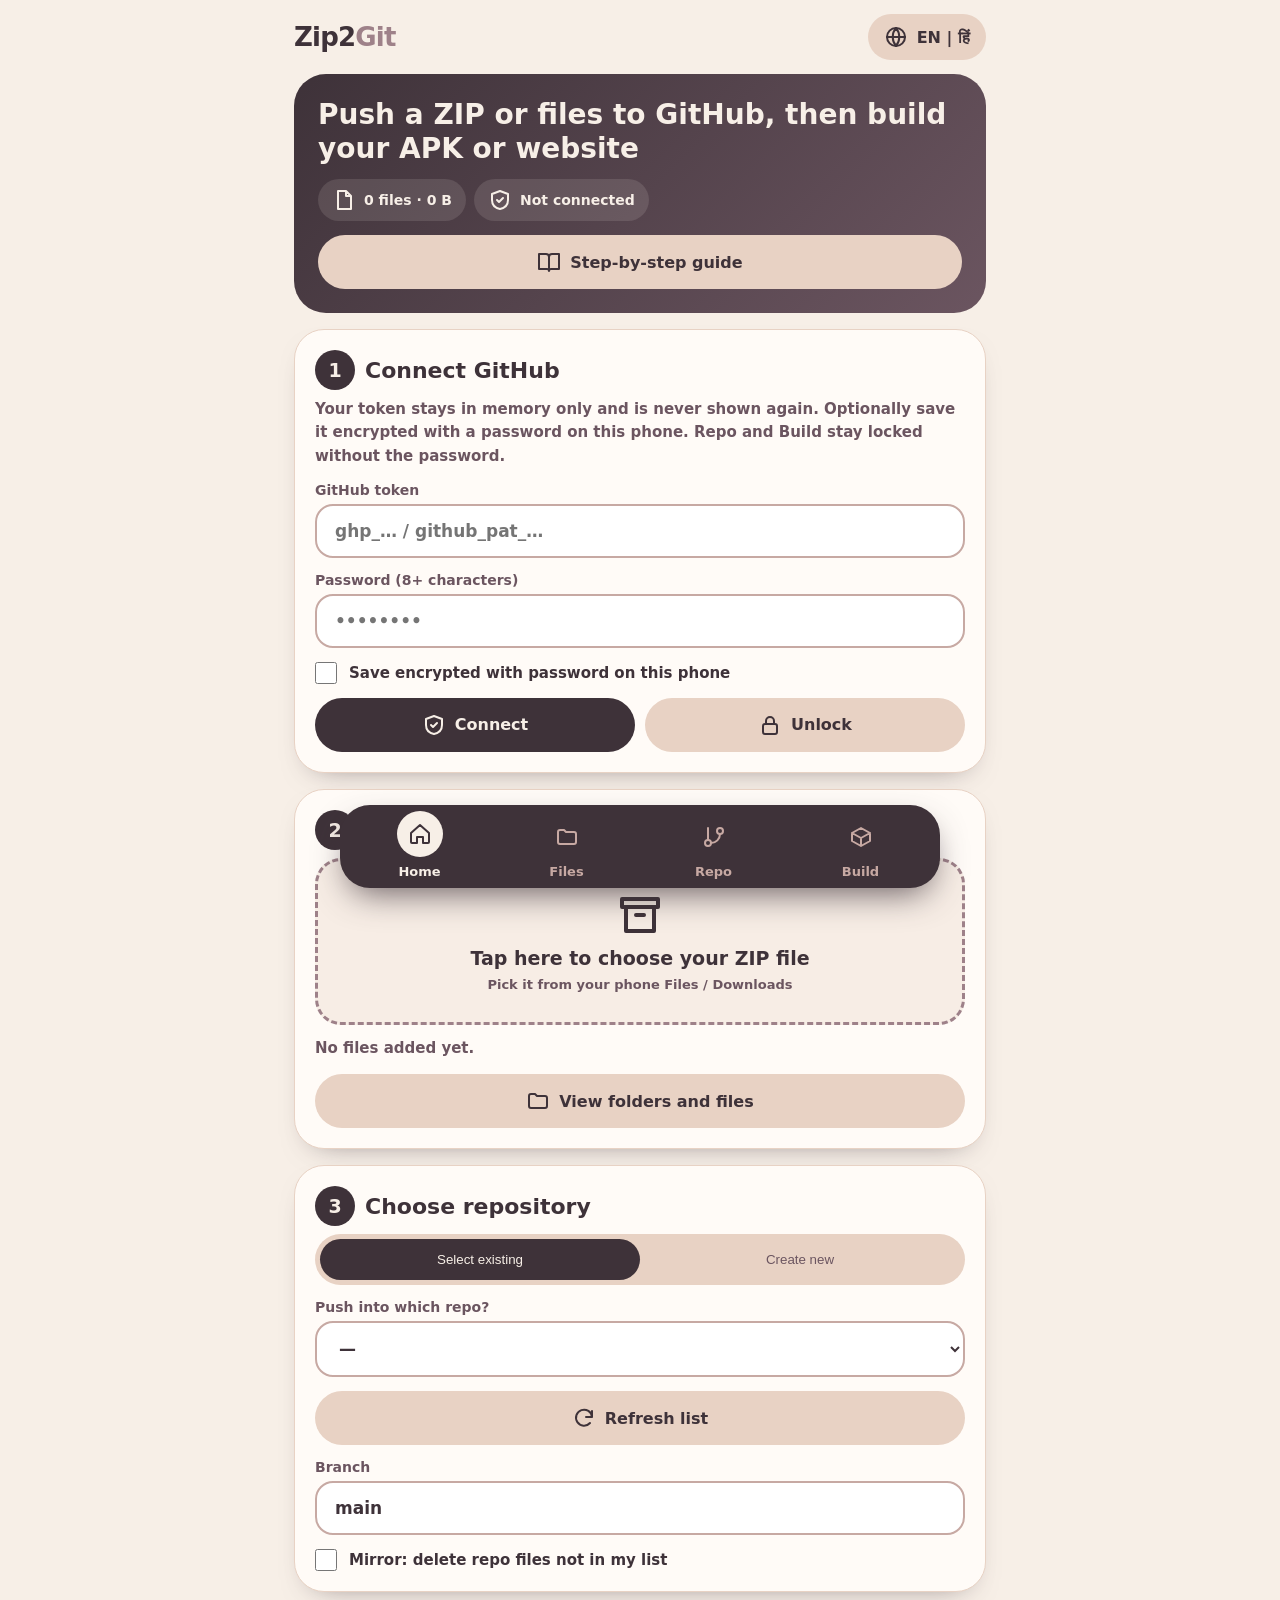
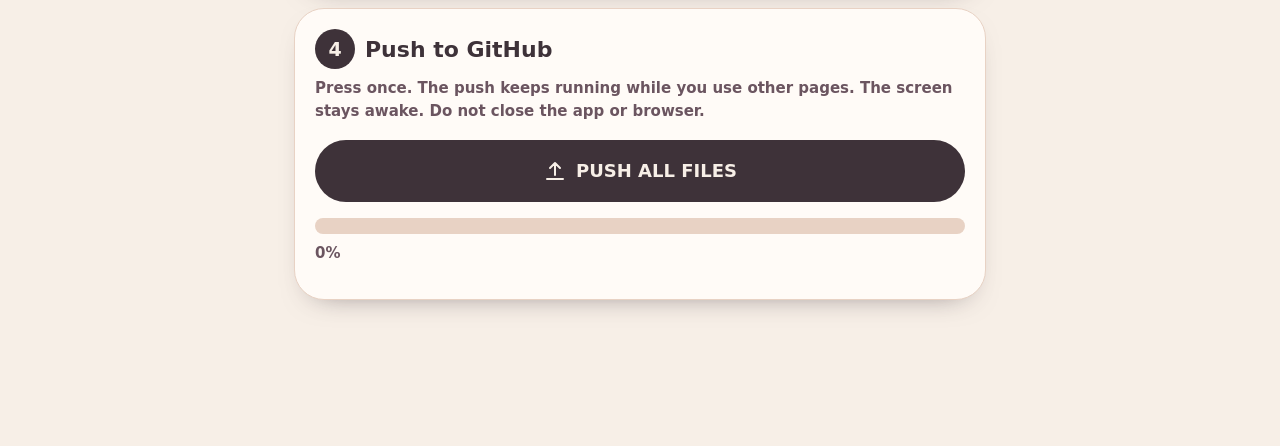
<file: index.html>
<!DOCTYPE html>
<html lang="en">
<head>
<meta charset="UTF-8">
<meta name="viewport" content="width=device-width, initial-scale=1, viewport-fit=cover">
<meta http-equiv="Content-Security-Policy" content="default-src 'none'; script-src 'self'; style-src 'self'; connect-src https://api.github.com https://*.githubusercontent.com https://*.blob.core.windows.net; img-src 'self' data: blob: https://avatars.githubusercontent.com; worker-src 'self'; manifest-src 'self'; base-uri 'none'; form-action 'none'; object-src 'none'">
<meta name="referrer" content="no-referrer">
<link rel="manifest" href="./manifest.json">
<meta name="theme-color" content="#171515">
<meta name="application-name" content="Zip to Git">
<link rel="icon" type="image/png" sizes="192x192" href="./icons/icon-192.png">
<link rel="icon" type="image/png" sizes="512x512" href="./icons/icon-512.png">
<link rel="apple-touch-icon" href="./icons/icon-192.png">
<title>Zip to Git</title>
<link rel="stylesheet" href="./style.css">
<script src="./jszip.min.js"></script>
</head>
<body>
<svg width="0" height="0" class="svgh" aria-hidden="true">
<symbol id="i-home" viewBox="0 0 24 24"><path d="M3 11l9-8 9 8v9a1 1 0 0 1-1 1h-5v-6H9v6H4a1 1 0 0 1-1-1z"/></symbol>
<symbol id="i-folder" viewBox="0 0 24 24"><path d="M3 7a2 2 0 0 1 2-2h4l2 2h8a2 2 0 0 1 2 2v8a2 2 0 0 1-2 2H5a2 2 0 0 1-2-2z"/></symbol>
<symbol id="i-file" viewBox="0 0 24 24"><path d="M6 3h8l5 5v13H6zM14 3v5h5"/></symbol>
<symbol id="i-git" viewBox="0 0 24 24"><circle cx="6" cy="18" r="3"/><circle cx="18" cy="6" r="3"/><path d="M6 3v12M18 9a9 9 0 0 1-9 9"/></symbol>
<symbol id="i-box" viewBox="0 0 24 24"><path d="M21 8l-9-5-9 5v8l9 5 9-5zM3 8l9 5 9-5M12 13v8"/></symbol>
<symbol id="i-book" viewBox="0 0 24 24"><path d="M2 4h7a3 3 0 0 1 3 3v14a2 2 0 0 0-2-2H2zM22 4h-7a3 3 0 0 0-3 3v14a2 2 0 0 1 2-2h8z"/></symbol>
<symbol id="i-up" viewBox="0 0 24 24"><path d="M12 16V4M7 9l5-5 5 5M4 20h16"/></symbol>
<symbol id="i-down" viewBox="0 0 24 24"><path d="M12 4v12M7 11l5 5 5-5M4 20h16"/></symbol>
<symbol id="i-trash" viewBox="0 0 24 24"><path d="M4 7h16M9 7V4h6v3M6 7l1 13h10l1-13"/></symbol>
<symbol id="i-plus" viewBox="0 0 24 24"><path d="M12 5v14M5 12h14"/></symbol>
<symbol id="i-play" viewBox="0 0 24 24"><path d="M7 4l13 8-13 8z"/></symbol>
<symbol id="i-x" viewBox="0 0 24 24"><path d="M6 6l12 12M18 6L6 18"/></symbol>
<symbol id="i-lock" viewBox="0 0 24 24"><rect x="5" y="11" width="14" height="10" rx="2"/><path d="M8 11V8a4 4 0 0 1 8 0v3"/></symbol>
<symbol id="i-zip" viewBox="0 0 24 24"><path d="M3 4h18v4H3zM5 8v12h14V8M10 12h4"/></symbol>
<symbol id="i-shield" viewBox="0 0 24 24"><path d="M12 3l8 3v6c0 5-3.5 8-8 9-4.5-1-8-4-8-9V6zM9 12l2 2 4-4"/></symbol>
<symbol id="i-sync" viewBox="0 0 24 24"><path d="M20 11a8 8 0 1 0-2 6M20 5v6h-6"/></symbol>
<symbol id="i-copy" viewBox="0 0 24 24"><rect x="8" y="8" width="12" height="12" rx="2"/><path d="M16 8V5a1 1 0 0 0-1-1H5a1 1 0 0 0-1 1v10a1 1 0 0 0 1 1h3"/></symbol>
<symbol id="i-move" viewBox="0 0 24 24"><path d="M5 12h14M13 6l6 6-6 6"/></symbol>
<symbol id="i-globe" viewBox="0 0 24 24"><circle cx="12" cy="12" r="9"/><path d="M3 12h18M12 3a14 14 0 0 1 0 18M12 3a14 14 0 0 0 0 18"/></symbol>
<symbol id="i-back" viewBox="0 0 24 24"><path d="M15 5l-7 7 7 7"/></symbol>
<symbol id="i-link" viewBox="0 0 24 24"><path d="M10 14a4 4 0 0 0 5.7 0l3-3a4 4 0 0 0-5.7-5.7l-1 1M14 10a4 4 0 0 0-5.7 0l-3 3a4 4 0 0 0 5.7 5.7l1-1"/></symbol>
<symbol id="i-edit" viewBox="0 0 24 24"><path d="M4 20h4L19 9l-4-4L4 16zM13.5 6.5l4 4"/></symbol>
<symbol id="i-check" viewBox="0 0 24 24"><path d="M5 12l5 5 9-10"/></symbol>
<symbol id="i-alert" viewBox="0 0 24 24"><path d="M12 3l10 18H2zM12 10v5M12 18v.5"/></symbol>
<symbol id="i-fplus" viewBox="0 0 24 24"><path d="M6 3h8l5 5v13H6zM14 3v5h5M12 11v6M9 14h6"/></symbol>
<symbol id="i-list" viewBox="0 0 24 24"><path d="M8 6h13M8 12h13M8 18h13M3 6h.5M3 12h.5M3 18h.5"/></symbol>
</svg>
<div id="sh"></div><div id="toast"></div>
<div id="off"><img src="./offline.jpg" alt="No internet connection"><button class="btn" data-act="offretry"><svg class="ic"><use href="#i-sync"/></svg><span data-h="दोबारा कोशिश करो">Try again</span></button></div>
<div id="lv" data-act="gohome"><div class="rowc"><svg class="ic"><use href="#i-up"/></svg><span id="lvt">…</span></div><div class="bar"><i id="lvb"></i></div></div>

<header><div class="logo">Zip2<b>Git</b></div><button class="btn g langb" data-act="lang"><svg class="ic"><use href="#i-globe"/></svg><span id="lb">EN | हिं</span></button></header>

<main class="wrap">
<!-- HOME -->
<section class="view on" id="v-home">
 <div class="hero"><h1 data-h="ZIP या फ़ाइलें GitHub पर डालो, फिर APK या वेबसाइट बनाओ">Push a ZIP or files to GitHub, then build your APK or website</h1>
  <div class="chips"><span class="chip"><svg class="ic"><use href="#i-file"/></svg><span id="sF">0</span></span><span class="chip"><svg class="ic"><use href="#i-shield"/></svg><span id="cs">—</span></span></div>
  <div class="r"><a class="btn g" href="#guide"><svg class="ic"><use href="#i-book"/></svg><span data-h="स्टेप-बाय-स्टेप गाइड">Step-by-step guide</span></a></div></div>

 <div class="card" id="c1"><h2><span class="num">1</span><span data-h="GitHub से जुड़ो">Connect GitHub</span></h2>
  <p data-h="टोकन सिर्फ़ मेमोरी में रहता है और कभी दिखता नहीं। चाहो तो पासवर्ड से एनक्रिप्ट करके इसी फ़ोन में सेव करो। बिना पासवर्ड Repo और Build देखे नहीं जा सकते।">Your token stays in memory only and is never shown again. Optionally save it encrypted with a password on this phone. Repo and Build stay locked without the password.</p>
  <label data-h="GitHub टोकन">GitHub token</label><input type="password" id="tk" autocomplete="off" autocapitalize="off" spellcheck="false" placeholder="ghp_… / github_pat_…">
  <label data-h="पासवर्ड (8+ अक्षर)">Password (8+ characters)</label><input type="password" id="pw" autocomplete="off" placeholder="••••••••">
  <div class="chk"><input type="checkbox" id="rem"><span data-h="पासवर्ड से एनक्रिप्ट करके इस फ़ोन में सेव करो">Save encrypted with password on this phone</span></div>
  <div class="r"><button class="btn" data-act="connect"><svg class="ic"><use href="#i-shield"/></svg><span data-h="जुड़ो">Connect</span></button><button class="btn g" data-act="unlock"><svg class="ic"><use href="#i-lock"/></svg><span data-h="अनलॉक">Unlock</span></button></div>
 </div>
 <div class="card hide" id="c1b"><div class="rowc14"><img id="av" class="av hide" alt="" referrerpolicy="no-referrer"><div class="f1"><small data-h="GitHub से जुड़ा है">GitHub connected</small><h3 id="un">@user</h3></div></div>
  <div class="r"><button class="btn g" data-act="lock"><svg class="ic"><use href="#i-lock"/></svg><span data-h="लॉक करो">Lock now</span></button><button class="btn g" data-act="forget"><svg class="ic"><use href="#i-x"/></svg><span data-h="डिस्कनेक्ट">Disconnect</span></button></div></div>

 <div class="card"><h2><span class="num">2</span><span data-h="ZIP अपलोड करो">Upload your ZIP</span></h2>
  <div class="drop" data-act="pickzip"><svg class="ic"><use href="#i-zip"/></svg><b data-h="ZIP फ़ाइल चुनने के लिए यहाँ टैप करो">Tap here to choose your ZIP file</b><small data-h="फ़ोन की Files / Downloads से चुनो">Pick it from your phone Files / Downloads</small></div>
  <p id="zs" class="mt12"></p>
  <div class="r"><a class="btn g" href="#files"><svg class="ic"><use href="#i-folder"/></svg><span data-h="फ़ोल्डर और फ़ाइलें देखो">View folders and files</span></a></div>
 </div>

 <div class="card"><h2><span class="num">3</span><span data-h="रिपॉज़िटरी चुनो">Choose repository</span></h2>
  <div class="seg"><button id="sOld" class="on" data-act="setold" data-h="मौजूदा चुनो">Select existing</button><button id="sNew" data-act="setnew" data-h="नई बनाओ">Create new</button></div>
  <div id="pOld"><label data-h="किसमें पुश करना है?">Push into which repo?</label><select id="rs"><option>—</option></select>
   <div class="r"><button class="btn g" data-act="loadrepos"><svg class="ic"><use href="#i-sync"/></svg><span data-h="लिस्ट ताज़ा करो">Refresh list</span></button></div></div>
  <div id="pNew" class="hide"><label data-h="रिपॉज़िटरी का नाम">Repository name</label><input type="text" id="rn" placeholder="my-website-project" autocapitalize="off" autocomplete="off">
   <label data-h="विवरण (वैकल्पिक)">Description (optional)</label><input type="text" id="rd" placeholder="Source code uploaded via Zip2Git">
   <label data-h="प्राइवेसी">Privacy</label><select id="rv"><option value="0" data-h="पब्लिक (Vercel/Cloudflare पर फ्री डिप्लॉय)">Public (free deploy on Vercel/Cloudflare)</option><option value="1" data-h="प्राइवेट">Private</option></select></div>
  <label data-h="ब्रांच">Branch</label><input type="text" id="br" value="main" autocapitalize="off" autocomplete="off">
  <div class="chk"><input type="checkbox" id="mir"><span data-h="मिरर: मेरी लिस्ट में न होने वाली पुरानी फ़ाइलें हटाओ">Mirror: delete repo files not in my list</span></div>
 </div>

 <div class="card"><h2><span class="num">4</span><span data-h="GitHub पर पुश करो">Push to GitHub</span></h2>
  <p data-h="एक बार दबाओ। पुश चलता रहेगा, तुम दूसरे पेज पर जा सकते हो। स्क्रीन ऑन रहती है। ऐप या ब्राउज़र बंद मत करना।">Press once. The push keeps running while you use other pages. The screen stays awake. Do not close the app or browser.</p>
  <button class="btn w" id="pb" data-act="push"><svg class="ic"><use href="#i-up"/></svg><span data-h="सारी फ़ाइलें पुश करो">PUSH ALL FILES</span></button>
  <div class="bar"><i id="pg"></i></div><p id="pt" class="mt8">0%</p><div id="m3"></div><div id="lg"></div><div class="r" id="lk"></div>
 </div>
</section>

<!-- FILES -->
<section class="view" id="v-files">
 <div class="card"><h2><svg class="ic"><use href="#i-plus"/></svg><span data-h="फ़ाइलें जोड़ो">Add files</span></h2>
  <p data-h="पहले जाने की जगह (फ़ोल्डर) चुनो, फिर ZIP, फ़ाइलें या फ़ोल्डर जोड़ो। 1000+ फ़ाइलें एक साथ चलती हैं।">Choose the destination folder first, then add a ZIP, files or a folder. 1000+ files at once is fine.</p>
  <label data-h="जाने की जगह (खाली = रूट)">Destination folder (empty = root)</label><input type="text" id="dest" placeholder="app/src/main/res/drawable" autocapitalize="off" autocomplete="off">
  <div class="r g8" id="chipsB"></div>
  <div class="chk"><input type="checkbox" id="strip" checked><span data-h="ऊपर का अकेला फ़ोल्डर हटा दो">Remove single top-level folder</span></div>
  <div class="r"><button class="btn" data-act="pickzip"><svg class="ic"><use href="#i-zip"/></svg>ZIP</button><button class="btn g" data-act="pickfiles"><svg class="ic"><use href="#i-file"/></svg><span data-h="फ़ाइलें">Files</span></button><button class="btn g" data-act="pickdir"><svg class="ic"><use href="#i-folder"/></svg><span data-h="फ़ोल्डर">Folder</span></button></div>
  <input type="file" id="zf" accept=".zip" hidden><input type="file" id="ff" multiple hidden><input type="file" id="df" webkitdirectory multiple hidden>
 </div>
 <div class="card"><h2><svg class="ic"><use href="#i-folder"/></svg><span data-h="तुम्हारे फ़ोल्डर और फ़ाइलें">Your folders and files</span></h2>
  <p data-h="फ़ोल्डर पर टैप करो तो अंदर जाओगे। फ़ाइल पर टैप करो तो पढ़ सकते हो, पाथ बदल सकते हो या डाउनलोड कर सकते हो।">Tap a folder to open it. Tap a file to read it, change its path or download it.</p>
  <div class="cr" id="fc"></div><div id="fl"></div>
  <div class="r"><button class="btn g" data-act="zipdir"><svg class="ic"><use href="#i-down"/></svg><span data-h="यह फ़ोल्डर ZIP">This folder ZIP</span></button><button class="btn g" data-act="zipall"><svg class="ic"><use href="#i-down"/></svg><span data-h="सब ZIP">All ZIP</span></button><button class="btn g" data-act="clearall"><svg class="ic"><use href="#i-trash"/></svg><span data-h="साफ़ करो">Clear</span></button></div></div>
</section>

<!-- REPO -->
<section class="view" id="v-repo">
 <div class="card gate" data-gate="repo"><svg class="ic"><use href="#i-lock"/></svg><h2 class="gt"><span data-h="लॉक है">Locked</span></h2><p class="gm"></p>
  <div class="gf hide"><input type="password" class="gpw" autocomplete="off" placeholder="••••••••" aria-label="Password"><div class="r"><button class="btn" data-act="gunlock"><svg class="ic"><use href="#i-lock"/></svg><span data-h="अनलॉक">Unlock</span></button></div></div>
  <div class="r gh2"><a class="btn g" href="#home"><svg class="ic"><use href="#i-home"/></svg><span data-h="Home पर जाओ">Go to Home</span></a></div></div>
 <div class="gated">
 <div class="card"><h2><svg class="ic"><use href="#i-git"/></svg><span data-h="रिपॉज़िटरी मैनेजर">Repo manager</span></h2>
  <p><span data-h="रिपॉज़िटरी:">Repo:</span> <span class="rl">—</span></p>
  <p data-h="देखो, एडिट करो, डिलीट करो, फ़ोल्डर बदलो, नई फ़ाइलें जोड़ो। सारे बदलाव पहले लिस्ट में जुड़ते हैं, फिर एक बार में पुश होते हैं।">View, edit, delete, rename folders and add new files. All changes are collected first, then pushed together in one commit.</p>
  <div class="r"><button class="btn" data-act="loadrepo"><svg class="ic"><use href="#i-sync"/></svg><span data-h="लोड करो">Load repo</span></button></div>
  <div class="cr" id="rc"></div>
  <div class="r g8 hide" id="rt"><button class="tag" data-act="rff">＋ <span data-h="फ़ाइलें">Files</span></button><button class="tag" data-act="rzf">＋ ZIP</button><button class="tag" data-act="rdf">＋ <span data-h="फ़ोल्डर">Folder</span></button><button class="tag" data-act="newfile">＋ <span data-h="नई फ़ाइल">New file</span></button><button class="tag" data-act="fromstaged">＋ <span data-h="Files टैब से">From Files tab</span></button></div>
  <div class="chk hide" id="rsw"><input type="checkbox" id="rstrip" checked><span data-h="ZIP का अकेला ऊपरी फ़ोल्डर हटाओ">Remove single top-level folder of ZIP</span></div>
  <input type="file" id="rzfi" accept=".zip" hidden><input type="file" id="rffi" multiple hidden><input type="file" id="rdfi" webkitdirectory multiple hidden>
  <div id="rl" class="mt8"></div>
  <div class="pend hide" id="pend"><b id="pn"></b>
   <label data-h="कमिट मैसेज (वैकल्पिक)">Commit message (optional)</label><input type="text" id="cmsg" autocomplete="off" placeholder="Update via Zip2Git">
   <div class="r"><button class="btn" data-act="rpush"><svg class="ic"><use href="#i-up"/></svg><span data-h="बदलाव पुश करो">Push changes</span></button></div>
   <div class="r"><button class="btn g sm" data-act="rreview"><svg class="ic"><use href="#i-list"/></svg><span data-h="देखो">Review</span></button><button class="btn g sm" data-act="rdiscard"><svg class="ic"><use href="#i-x"/></svg><span data-h="रद्द करो">Discard</span></button></div></div>
  <div id="rprog" class="hide"><div class="bar"><i id="rpg"></i></div><p id="rpt" class="mt8">0%</p></div>
  <div id="m5"></div>
 </div>
 <div class="card"><h2><svg class="ic"><use href="#i-alert"/></svg><span data-h="ख़तरे वाली जगह">Danger zone</span></h2>
  <p data-h="पूरी रिपॉज़िटरी हमेशा के लिए डिलीट होती है। इसके लिए टोकन में delete_repo परमिशन चाहिए।">Deletes the whole repository forever. The token needs the delete_repo permission.</p>
  <div class="r"><button class="btn d" data-act="delrepo"><svg class="ic"><use href="#i-trash"/></svg><span data-h="पूरी रिपो डिलीट करो">Delete whole repo</span></button></div></div>
 </div>
</section>

<!-- BUILD -->
<section class="view" id="v-build">
 <div class="card gate" data-gate="build"><svg class="ic"><use href="#i-lock"/></svg><h2 class="gt"><span data-h="लॉक है">Locked</span></h2><p class="gm"></p>
  <div class="gf hide"><input type="password" class="gpw" autocomplete="off" placeholder="••••••••" aria-label="Password"><div class="r"><button class="btn" data-act="gunlock"><svg class="ic"><use href="#i-lock"/></svg><span data-h="अनलॉक">Unlock</span></button></div></div>
  <div class="r gh2"><a class="btn g" href="#home"><svg class="ic"><use href="#i-home"/></svg><span data-h="Home पर जाओ">Go to Home</span></a></div></div>
 <div class="gated">
 <div class="card"><h2><svg class="ic"><use href="#i-box"/></svg><span data-h="बिल्ड वर्कफ़्लो">Build workflows</span></h2>
  <p><span data-h="रिपॉज़िटरी:">Repo:</span> <span class="rl">—</span></p>
  <p data-h="वर्कफ़्लो रिपो में जोड़ो और चलाओ। APK और AAB GitHub Release में सीधे मिलेंगे (ZIP नहीं)। फेल हो तो कारण यहाँ और GitHub दोनों जगह दिखेगा।">Add the workflow to your repo and run it. APK and AAB land in a GitHub Release as plain files (not zips). If it fails, the cause is shown here and on GitHub.</p>
  <label data-h="क्या बनाना है?">What do you want to build?</label><select id="wk"><option value="android" data-h="Android APK + AAB">Android APK + AAB</option><option value="pages" data-h="वेबसाइट (GitHub Pages)">Website (GitHub Pages)</option><option value="all" data-h="तीनों: APK + AAB + Pages">All three: APK + AAB + Pages</option></select>
  <div id="wtw"><label data-h="Android प्रोजेक्ट का प्रकार">Android project type</label><select id="wt"></select></div>
  <textarea id="yml" readonly class="mt14"></textarea>
  <div class="r"><button class="btn g" data-act="copyyml"><svg class="ic"><use href="#i-copy"/></svg><span data-h="कॉपी">Copy</span></button><button class="btn" data-act="addwf"><svg class="ic"><use href="#i-plus"/></svg><span data-h="रिपो में जोड़ो">Add to repo</span></button></div>
  <div class="r"><button class="btn" data-act="runwf"><svg class="ic"><use href="#i-play"/></svg><span data-h="चलाओ">Run</span></button><button class="btn g" data-act="status"><svg class="ic"><use href="#i-sync"/></svg><span data-h="स्टेटस">Status</span></button></div><div id="m4"></div></div>
 <div id="res"></div>
 </div>
</section>

<!-- GUIDE -->
<section class="view" id="v-guide">
 <div class="r mb14"><a class="btn g" href="#home"><svg class="ic"><use href="#i-back"/></svg><span data-h="वापस Home">Back to Home</span></a></div>
 <div id="gd"></div>
 <div class="card"><h2><svg class="ic"><use href="#i-shield"/></svg><span data-h="सुरक्षा">Security</span></h2><p id="sec"></p></div>
</section>
</main>

<nav>
 <a href="#home" data-v="home"><span class="ib"><svg class="ic"><use href="#i-home"/></svg></span><span data-h="होम">Home</span></a>
 <a href="#files" data-v="files"><span class="ib"><svg class="ic"><use href="#i-folder"/></svg></span><span data-h="फ़ाइलें">Files</span></a>
 <a href="#repo" data-v="repo"><span class="ib"><svg class="ic"><use href="#i-git"/></svg></span><span data-h="रिपो">Repo</span></a>
 <a href="#build" data-v="build"><span class="ib"><svg class="ic"><use href="#i-box"/></svg></span><span data-h="बिल्ड">Build</span></a>
</nav>
<script src="./app.js"></script>
</body>
</html>
</file>
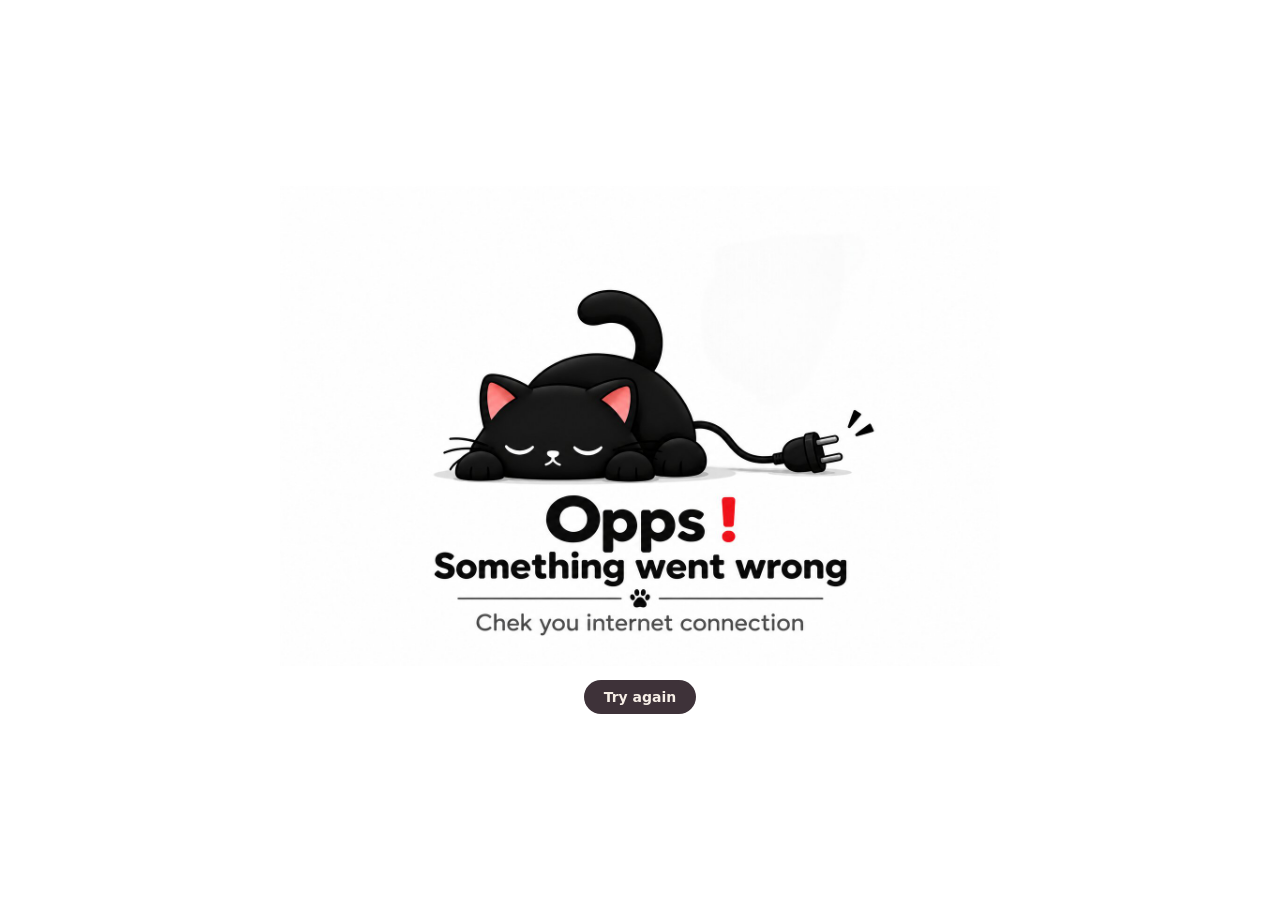
<file: offline.html>
<!doctype html>
<html lang="en"><head>
<meta charset="utf-8">
<meta name="viewport" content="width=device-width,initial-scale=1,viewport-fit=cover">
<meta name="theme-color" content="#ffffff">
<meta http-equiv="Content-Security-Policy" content="default-src 'none'; img-src 'self'; style-src 'self'; script-src 'self'; connect-src 'self'; base-uri 'none'; form-action 'none'">
<title>Zip to Git — Offline</title>
<link rel="stylesheet" href="./offline.css">
</head><body>
<img src="./offline.jpg" alt="Oops! Something went wrong. Check your internet connection.">
<button id="retry" type="button">Try again</button>
<script src="./offline.js"></script>
</body></html>
</file>
<file: style.css>
:root{--d:#3E3239;--d2:#6B5560;--m:#9E8189;--s:#C7A9A3;--l:#E8D2C4;--bg:#F7EFE7;--card:#FFFBF7;--ok:#256b48;--bad:#a23b3b;color-scheme:light;box-sizing:border-box;padding-top:env(safe-area-inset-top,0px);padding-bottom:env(safe-area-inset-bottom,0px)}
*{box-sizing:border-box;margin:0}html{scroll-padding-top:env(safe-area-inset-top,0px)}
body{font-family:"Segoe UI",Roboto,"Noto Sans Devanagari",system-ui,sans-serif;font-weight:700;font-size:17px;background:var(--bg);color:var(--d);padding-bottom:130px;-webkit-tap-highlight-color:transparent}
.wrap{max-width:720px;margin:auto;padding:0 14px}
.ic{width:24px;height:24px;fill:none;stroke:currentColor;stroke-width:2;stroke-linecap:round;stroke-linejoin:round;flex:none}
header{display:flex;align-items:center;justify-content:space-between;max-width:720px;margin:auto;padding:14px}
.logo{font-size:26px;font-weight:900;letter-spacing:-.8px}.logo b{color:var(--m)}
.hero{background:linear-gradient(135deg,var(--d),var(--d2));color:var(--bg);border-radius:32px;padding:24px;margin-bottom:16px}
.hero h1{font-size:28px;font-weight:900;line-height:1.2}.hero p{color:var(--l);margin-top:8px;font-size:16px}
.chips{display:flex;gap:8px;flex-wrap:wrap;margin-top:14px}.chip{display:inline-flex;align-items:center;gap:8px;background:#F7EFE71f;border-radius:99px;padding:9px 14px;font-size:14px}
.card{background:var(--card);border:1.5px solid var(--l);border-radius:30px;padding:20px;margin-bottom:16px;box-shadow:0 12px 30px -20px #3E3239aa}
h2{font-size:22px;font-weight:900;display:flex;align-items:center;gap:10px;margin-bottom:8px}h3{font-size:19px;font-weight:900;margin-bottom:4px;word-break:break-all}
p{font-size:15px;line-height:1.55;color:var(--d2)}small{display:block;font-size:13px;color:var(--d2)}
.num{width:40px;height:40px;border-radius:50%;background:var(--d);color:var(--bg);display:grid;place-items:center;font-size:19px;font-weight:900;flex:none}
label{display:block;font-size:14px;margin:14px 0 6px;color:var(--d2)}
input[type=text],input[type=password],select,textarea{width:100%;background:#fff;border:2px solid var(--s);color:var(--d);padding:15px 18px;border-radius:18px;font:inherit;font-size:17px;outline:none}
input:focus,select:focus{border-color:var(--d);box-shadow:0 0 0 4px #9E818955}
textarea{font-family:ui-monospace,monospace;font-size:12px;min-height:160px}
.btn{border:0;cursor:pointer;font:inherit;font-weight:800;font-size:16px;padding:15px 18px;border-radius:99px;background:var(--d);color:var(--bg);display:inline-flex;align-items:center;justify-content:center;gap:9px;flex:1;text-decoration:none;transition:transform .15s}
.btn:active{transform:scale(.95)}.btn:disabled{opacity:.5}.btn.g{background:var(--l);color:var(--d)}.btn.w{width:100%;margin-top:16px;padding:19px;font-size:18px}
.r{display:flex;gap:10px;flex-wrap:wrap;margin-top:14px}
.chk{display:flex;gap:12px;align-items:center;font-size:15px;margin-top:14px}.chk input{width:22px;height:22px;accent-color:var(--d);flex:none}
.seg{display:flex;background:var(--l);border-radius:99px;padding:5px}.seg button{flex:1;border:0;background:none;border-radius:99px;padding:13px 8px;font:800 15px inherit;color:var(--d2);cursor:pointer}.seg button.on{background:var(--d);color:var(--bg)}
.drop{border:3px dashed var(--m);border-radius:26px;padding:30px 16px;text-align:center;cursor:pointer;background:#E8D2C455;display:flex;flex-direction:column;align-items:center;gap:8px}
.drop .ic{width:48px;height:48px}.drop b{font-size:19px}
.tag{border:1.5px solid var(--s);background:none;color:var(--d2);border-radius:99px;padding:8px 13px;font:700 13px inherit;cursor:pointer}
.ri{display:flex;align-items:center;gap:6px;border-bottom:1.5px solid var(--l)}.ri:last-child{border:0}
.rmain{flex:1;min-width:0;display:flex;gap:14px;align-items:center;background:none;border:0;color:var(--d);text-align:left;padding:15px 4px;cursor:pointer;font:inherit}
.rmain b{display:block;font-size:17px;overflow:hidden;text-overflow:ellipsis;white-space:nowrap}.rmain>div{min-width:0}
.rb{background:var(--l);border:0;color:var(--d);width:44px;height:44px;border-radius:50%;display:grid;place-items:center;cursor:pointer;flex:none}
.cr{display:flex;gap:6px;flex-wrap:wrap;align-items:center;font-size:14px;margin:12px 0}.cr button{background:var(--l);border:0;border-radius:99px;padding:8px 14px;color:var(--d);font:800 14px inherit;cursor:pointer}
.bar{height:16px;background:var(--l);border-radius:99px;overflow:hidden;margin-top:16px}.bar i{display:block;height:100%;width:0;background:linear-gradient(90deg,var(--m),var(--d));transition:width .25s}
#lg{font:12px ui-monospace,monospace;background:var(--d);color:var(--l);border-radius:18px;padding:14px;max-height:200px;overflow:auto;margin-top:14px;white-space:pre-wrap;word-break:break-all;display:none}
.msg{border-radius:18px;padding:14px 16px;margin-top:14px;font-size:14px;line-height:1.55;white-space:pre-wrap;word-break:break-word;background:#a23b3b14;color:var(--bad);border:1.5px solid #a23b3b55}.msg.ok{background:#256b4814;color:var(--ok);border-color:#256b4855}
.view{display:none}.view.on{display:block;animation:in .3s}@keyframes in{from{opacity:0;transform:translateY(8px)}}
nav{position:fixed;left:12px;right:12px;bottom:calc(12px + env(safe-area-inset-bottom,0px));max-width:600px;margin:auto;background:var(--d);border-radius:30px;display:flex;padding:9px 6px;z-index:20;box-shadow:0 14px 34px -10px #3E3239cc}
nav a{flex:1;display:flex;flex-direction:column;align-items:center;gap:4px;color:var(--s);text-decoration:none;font-size:13px;font-weight:800}
nav .ib{width:46px;height:46px;border-radius:50%;display:grid;place-items:center;transition:.25s}nav a.on{color:var(--bg)}nav a.on .ib{background:var(--bg);color:var(--d);transform:translateY(-3px)}
#lv{position:fixed;left:16px;right:16px;bottom:calc(104px + env(safe-area-inset-bottom,0px));max-width:560px;margin:auto;background:var(--l);border-radius:22px;padding:12px 16px;z-index:19;display:none;flex-direction:column;gap:8px;font-size:15px;box-shadow:0 10px 24px -10px #3E3239aa;cursor:pointer}
#lv .bar{margin:0;height:10px;background:#fff}
#sh{position:fixed;inset:0;background:#3E323999;z-index:40;display:none;align-items:flex-end;justify-content:center}#sh.on{display:flex}
.sc{background:var(--card);width:100%;max-width:640px;border-radius:30px 30px 0 0;padding:22px 18px calc(18px + env(safe-area-inset-bottom,0px));max-height:88vh;overflow:auto}
.sc pre{background:var(--bg);border-radius:16px;padding:12px;font:12px ui-monospace,monospace;max-height:42vh;overflow:auto;white-space:pre-wrap;word-break:break-all;margin-top:10px}
#toast{position:fixed;left:50%;top:calc(14px + env(safe-area-inset-top,0px));transform:translate(-50%,-160px);background:var(--d);color:var(--bg);padding:14px 20px;border-radius:24px;font-size:15px;z-index:50;transition:.3s;width:max-content;max-width:92%;white-space:pre-line;word-break:break-word}#toast.on{transform:translate(-50%,0)}#toast.bad{background:var(--bad)}
.empty{padding:20px 4px}.av{width:54px;height:54px;border-radius:50%;border:3px solid var(--l);flex:none}
.hide{display:none!important}


html,body,body *{-webkit-touch-callout:none!important;-webkit-user-select:none!important;user-select:none!important;-webkit-tap-highlight-color:transparent}
button,a,[role="button"]{touch-action:manipulation}
input,textarea,select,[contenteditable="true"]{-webkit-user-select:text!important;user-select:text!important;-webkit-touch-callout:default!important;touch-action:auto}

/* ---- v3 additions ---- */
.mt6{margin-top:6px}.mt8{margin-top:8px}.mt12{margin-top:12px}.mt14{margin-top:14px}.mt16{margin-top:16px}
.btn.d{background:var(--bad);color:#fff}.btn.sm{padding:11px 14px;font-size:14px}
.gate{text-align:center}.gate .ic{width:44px;height:44px;margin:4px auto 8px;display:block}
.pill{display:inline-flex;align-items:center;gap:8px;border-radius:99px;padding:8px 14px;font-size:14px;background:var(--l);color:var(--d)}
.pill.ok{background:#256b4822;color:var(--ok)}.pill.bad{background:#a23b3b22;color:var(--bad)}.pill.run{background:#9E818933}
.step{display:flex;gap:10px;align-items:flex-start;font-size:14px;padding:6px 0;border-bottom:1px dashed var(--l)}.step:last-child{border:0}
.step i{font-style:normal;width:20px;flex:none;text-align:center}
.job{margin-top:12px}.job b{display:block;font-size:16px;margin-bottom:4px}
.errbox{background:#a23b3b14;border:1.5px solid #a23b3b55;border-radius:18px;padding:14px;margin-top:14px}
.errbox h3{color:var(--bad);font-size:17px}.errbox pre{font:12px ui-monospace,monospace;white-space:pre-wrap;word-break:break-word;color:var(--d);margin-top:8px;max-height:260px;overflow:auto}
.errbox ul{margin:8px 0 0 18px;font-size:14px;line-height:1.5;color:var(--d)}
.dls{display:flex;flex-direction:column;gap:10px;margin-top:12px}
.dlr{display:flex;gap:8px;align-items:center;background:var(--bg);border-radius:18px;padding:10px 12px}.dlr>div{flex:1;min-width:0}.dlr b{display:block;font-size:15px;word-break:break-all}
.pend{background:var(--l);border-radius:22px;padding:14px;margin-top:14px}
textarea.ed{min-height:46vh;font-size:13px;white-space:pre;overflow:auto;margin-top:10px}
.badge{display:inline-block;font-size:11px;background:#256b4822;color:var(--ok);border-radius:99px;padding:2px 8px;margin-left:6px;vertical-align:middle}
#off{position:fixed;inset:0;background:#fff;z-index:100;display:none;flex-direction:column;align-items:center;justify-content:center;gap:14px;padding:18px}
#off.on{display:flex}#off img{display:block;width:min(100%,720px);height:auto;max-height:72dvh;object-fit:contain}
.sc textarea.ed{width:100%}
.svgh{position:absolute;width:0;height:0}.rowc{display:flex;gap:10px;align-items:center}.rowc14{display:flex;gap:14px;align-items:center}
.langb{flex:none;padding:11px 16px}.f1{flex:1;min-width:0}.g8{gap:8px}.mb14{margin:0 0 14px}

#off .btn{flex:none;width:auto;padding:9px 20px;font-size:14px;gap:7px}#off .btn .ic{width:18px;height:18px}
.okrow{display:flex;gap:12px;align-items:center;font-size:16px}
.tick{width:34px;height:34px;border-radius:50%;background:var(--ok);color:#fff;display:grid;place-items:center;flex:none;animation:pop .35s}
.tick .ic{width:20px;height:20px;stroke-width:3}@keyframes pop{from{transform:scale(0)}}
</file>
<file: offline.css>
*{box-sizing:border-box}html,body{margin:0;min-height:100%;background:#fff}
body{min-height:100dvh;display:flex;flex-direction:column;align-items:center;justify-content:center;gap:14px;padding:18px;font-family:system-ui,sans-serif}
img{display:block;width:min(100%,720px);height:auto;max-height:72dvh;object-fit:contain}
button{border:0;border-radius:99px;background:#3E3239;color:#F7EFE7;font:700 14px system-ui,sans-serif;padding:9px 20px;cursor:pointer}
</file>
